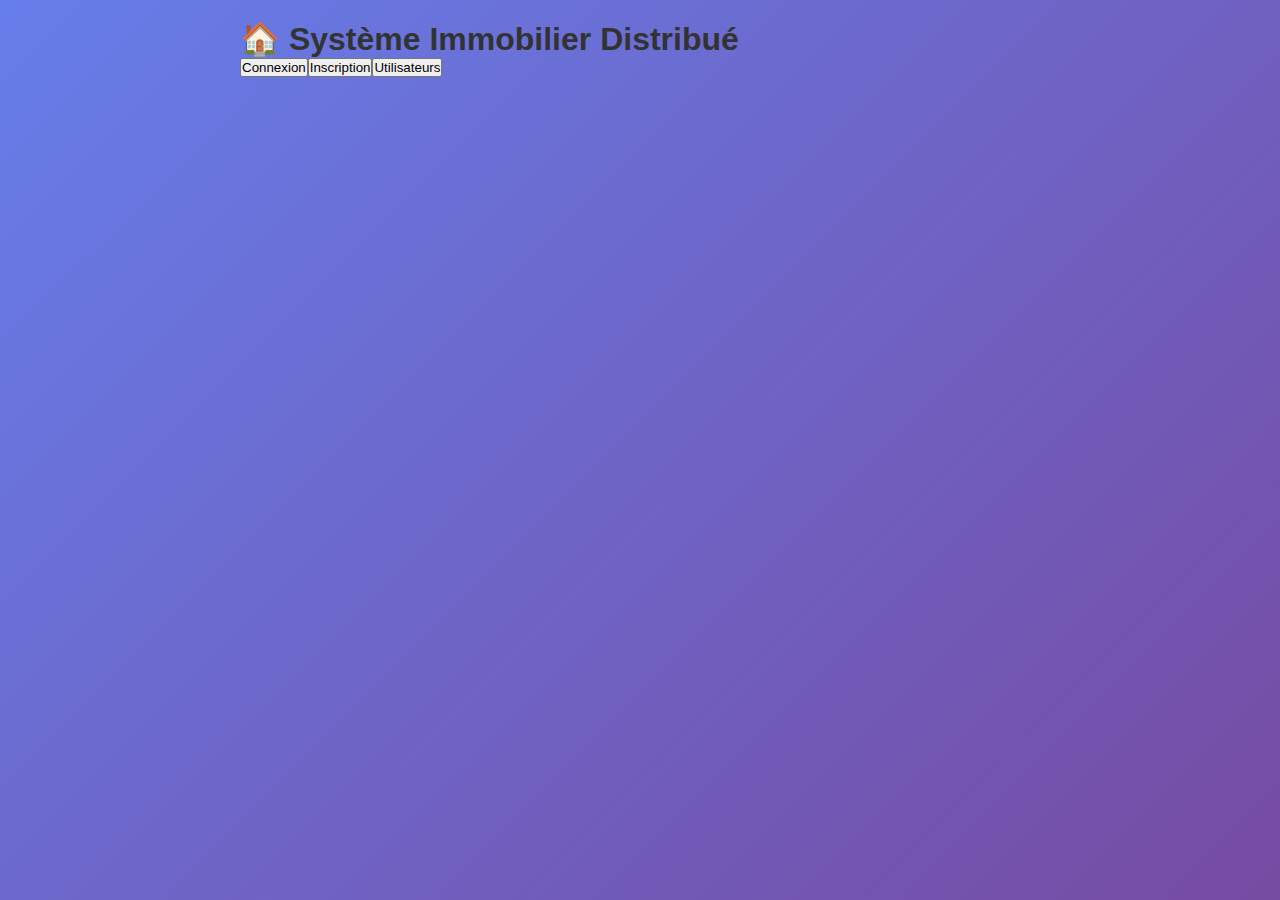
<file: rest-server/src/main/webapp/index.html>
<!DOCTYPE html>
<html lang="fr">
<head>
    <meta charset="UTF-8">
    <title>Système Immobilier Distribué</title>
    <link rel="stylesheet" href="style.css">
</head>
<body>
<div class="container">
    <h1>🏠 Système Immobilier Distribué</h1>

    <div id="currentUser" style="display:none;">
        Connecté : <span id="userName"></span> (<span id="userRole"></span>)
        <button onclick="logout()">Déconnexion</button>
    </div>

    <div class="tabs">
        <button onclick="showTab('login')">Connexion</button>
        <button onclick="showTab('register')">Inscription</button>
        <button onclick="showTab('users')">Utilisateurs</button>
    </div>

    <!-- Connexion -->
    <div id="login-tab" class="tab-content">
        <h2>Connexion</h2>
        <div id="login-message"></div>
        <input type="email" id="login-email" placeholder="Email">
        <input type="password" id="login-password" placeholder="Mot de passe">
        <button onclick="login()">Se connecter</button>
    </div>

    <!-- Inscription -->
    <div id="register-tab" class="tab-content" style="display:none;">
        <h2>Inscription</h2>
        <div id="register-message"></div>
        <input type="text" id="register-nom" placeholder="Nom complet">
        <input type="email" id="register-email" placeholder="Email">
        <input type="password" id="register-password" placeholder="Mot de passe">
        <select id="register-role">
            <option value="acheteur">Acheteur</option>
            <option value="agent">Agent</option>
        </select>
        <button onclick="register()">S'inscrire</button>
    </div>

    <!-- Liste utilisateurs -->
    <div id="users-tab" class="tab-content" style="display:none;">
        <h2>Liste des utilisateurs</h2>
        <button onclick="loadUsers()">🔄 Actualiser</button>
        <div id="users-list"></div>
    </div>
</div>
<script src="script.js"></script>
</body>
</html>
</file>
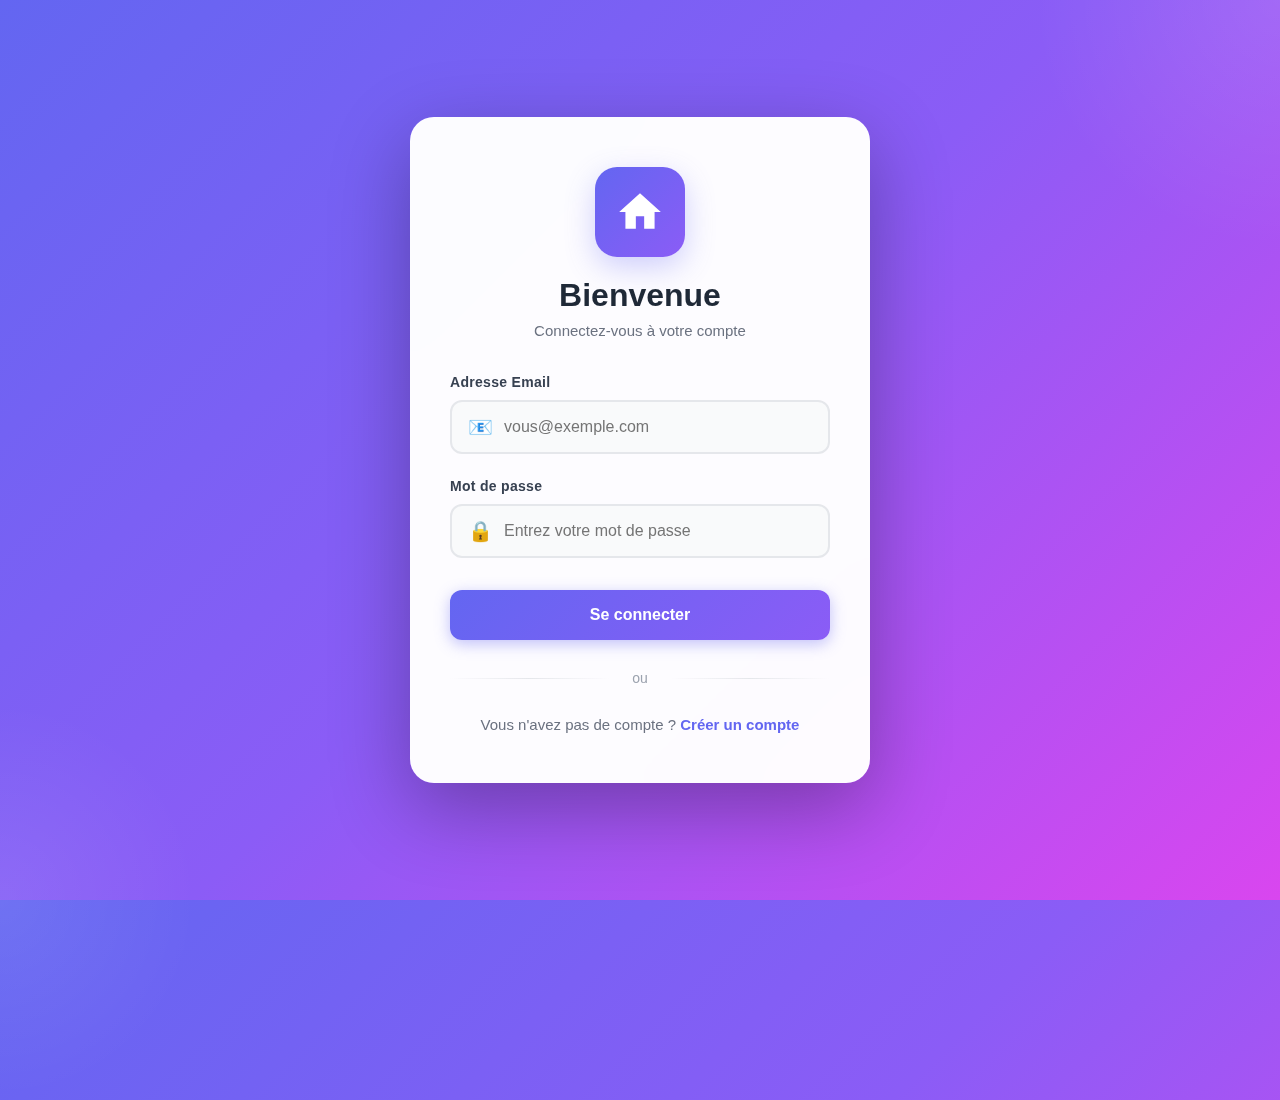
<file: rest-server/src/main/webapp/biens.html>
<!DOCTYPE html>
<html lang="fr">
<head>
    <meta charset="UTF-8">
    <meta name="viewport" content="width=device-width, initial-scale=1.0">
    <title>Biens Immobiliers</title>
    <style>
        * { margin: 0; padding: 0; box-sizing: border-box; }
        body {
            font-family: 'Inter', -apple-system, BlinkMacSystemFont, 'Segoe UI', Roboto, sans-serif;
            background: linear-gradient(135deg, #f5f7fa 0%, #c3cfe2 100%);
            min-height: 100vh;
            padding: 20px;
        }
        .navbar {
            background: white;
            padding: 20px 30px;
            border-radius: 16px;
            margin-bottom: 30px;
            box-shadow: 0 4px 20px rgba(0, 0, 0, 0.08);
            display: flex;
            justify-content: space-between;
            align-items: center;
            flex-wrap: wrap;
            gap: 15px;
        }
        .navbar-brand {
            display: flex;
            align-items: center;
            gap: 12px;
            font-size: 24px;
            font-weight: 700;
            color: #1f2937;
        }
        .user-info { display: flex; align-items: center; gap: 15px; }
        .user-badge {
            background: linear-gradient(135deg, #6366f1, #8b5cf6);
            color: white;
            padding: 10px 20px;
            border-radius: 25px;
            font-weight: 600;
            font-size: 14px;
        }
        .btn {
            padding: 10px 20px;
            border: none;
            border-radius: 10px;
            cursor: pointer;
            font-weight: 600;
            font-size: 14px;
            transition: all 0.3s;
        }
        .btn-logout {
            background: #ef4444;
            color: white;
        }
        .btn-logout:hover {
            transform: translateY(-2px);
            box-shadow: 0 6px 20px rgba(239, 68, 68, 0.4);
        }
        .container { max-width: 1400px; margin: 0 auto; }
        .add-section {
            background: white;
            padding: 30px;
            border-radius: 16px;
            margin-bottom: 30px;
            box-shadow: 0 4px 20px rgba(0, 0, 0, 0.08);
        }
        .form-grid {
            display: grid;
            grid-template-columns: repeat(auto-fit, minmax(280px, 1fr));
            gap: 15px;
            margin-bottom: 15px;
        }
        input, textarea {
            width: 100%;
            padding: 14px;
            border: 2px solid #e5e7eb;
            border-radius: 10px;
            font-size: 15px;
            transition: all 0.3s;
            font-family: inherit;
        }
        input:focus, textarea:focus {
            outline: none;
            border-color: #6366f1;
            box-shadow: 0 0 0 4px rgba(99, 102, 241, 0.1);
        }
        textarea { resize: vertical; min-height: 100px; grid-column: 1 / -1; }
        .btn-primary {
            background: linear-gradient(135deg, #6366f1, #8b5cf6);
            color: white;
            width: 100%;
            padding: 15px;
            font-size: 16px;
        }
        .btn-primary:hover { transform: translateY(-2px); }
        .biens-grid {
            display: grid;
            grid-template-columns: repeat(auto-fill, minmax(340px, 1fr));
            gap: 25px;
            margin-bottom: 30px;
        }
        .bien-card {
            background: white;
            border-radius: 16px;
            overflow: hidden;
            box-shadow: 0 4px 20px rgba(0, 0, 0, 0.08);
            transition: all 0.3s;
        }
        .bien-card:hover {
            transform: translateY(-8px);
            box-shadow: 0 12px 40px rgba(0, 0, 0, 0.15);
        }
        .bien-image {
            height: 180px;
            background: linear-gradient(135deg, #667eea 0%, #764ba2 100%);
            display: flex;
            align-items: center;
            justify-content: center;
            font-size: 64px;
            position: relative;
        }
        .bien-badge {
            position: absolute;
            top: 15px;
            right: 15px;
            padding: 8px 16px;
            border-radius: 20px;
            font-size: 12px;
            font-weight: 700;
        }
        .badge-disponible { background: rgba(16, 185, 129, 0.9); color: white; }
        .badge-vendu { background: rgba(239, 68, 68, 0.9); color: white; }
        .bien-body { padding: 25px; }
        .bien-title {
            font-size: 20px;
            font-weight: 700;
            color: #1f2937;
            margin-bottom: 10px;
        }
        .bien-price {
            font-size: 28px;
            font-weight: 800;
            background: linear-gradient(135deg, #6366f1, #8b5cf6);
            -webkit-background-clip: text;
            -webkit-text-fill-color: transparent;
            margin-bottom: 15px;
        }
        .bien-description {
            color: #6b7280;
            line-height: 1.6;
            margin-bottom: 20px;
            min-height: 60px;
        }
        .btn-acheter {
            background: linear-gradient(135deg, #10b981, #059669);
            color: white;
            width: 100%;
            padding: 14px;
            font-size: 15px;
        }
        .btn-acheter:hover { transform: translateY(-2px); }
        .notifications {
            background: white;
            padding: 30px;
            border-radius: 16px;
            box-shadow: 0 4px 20px rgba(0, 0, 0, 0.08);
        }
        .notification-item {
            background: linear-gradient(135deg, rgba(99, 102, 241, 0.05), rgba(139, 92, 246, 0.05));
            padding: 16px 20px;
            border-radius: 12px;
            margin-bottom: 12px;
            border-left: 4px solid #6366f1;
            color: #374151;
            font-size: 14px;
        }
        .loading {
            display: flex;
            align-items: center;
            justify-content: center;
            padding: 60px;
            font-size: 18px;
            color: #6b7280;
        }
        .spinner {
            width: 40px;
            height: 40px;
            border: 4px solid #e5e7eb;
            border-top-color: #6366f1;
            border-radius: 50%;
            animation: spin 1s linear infinite;
            margin-right: 15px;
        }
        @keyframes spin { to { transform: rotate(360deg); } }
    </style>
</head>
<body>
<div class="container">
    <nav class="navbar">
        <div class="navbar-brand">
            <span>🏠</span>
            <span>Système Immobilier</span>
        </div>
        <div class="user-info">
            <div class="user-badge">
                <span id="userName"></span> • <span id="userRole"></span>
            </div>
            <button class="btn btn-logout" onclick="logout()">Déconnexion</button>
        </div>
    </nav>

    <div id="agent-add" style="display:none;" class="add-section">
        <h2>➕ Ajouter un nouveau bien</h2>
        <div class="form-grid">
            <input type="text" id="bien-titre" placeholder="Titre du bien" required>
            <input type="number" id="bien-prix" placeholder="Prix (€)" step="0.01" required>
            <textarea id="bien-description" placeholder="Description détaillée"></textarea>
        </div>
        <button class="btn btn-primary" onclick="addBien()">Publier le bien</button>
    </div>

    <h2 style="color: #1f2937; font-size: 26px; margin-bottom: 25px;">📋 Biens disponibles</h2>
    <div id="biens-list" class="loading">
        <div class="spinner"></div>
        Chargement des biens...
    </div>

    <div class="notifications">
        <h2 style="color: #1f2937; font-size: 22px; margin-bottom: 20px;">🔔 Notifications</h2>
        <div id="notifications">
            <p style="color:#9ca3af;">Aucune notification</p>
        </div>
    </div>
</div>

<script>
    const API_BASE = "http://localhost:8080";
    let currentUser = null;

    document.addEventListener("DOMContentLoaded", init);

    function init() {
        const userStr = localStorage.getItem('currentUser');
        if (!userStr) {
            alert('⚠️ Veuillez vous connecter');
            window.location.href = 'login.html';
            return;
        }

        try {
            currentUser = JSON.parse(userStr);
            console.log('👤 Utilisateur:', currentUser);

            document.getElementById('userName').textContent = currentUser.nom;
            document.getElementById('userRole').textContent = currentUser.role;

            if (currentUser.role === 'agent') {
                document.getElementById('agent-add').style.display = 'block';
            }

            loadBiens();
            listenNotifications();
        } catch (e) {
            console.error('❌ Erreur:', e);
            localStorage.removeItem('currentUser');
            window.location.href = 'login.html';
        }
    }

    function logout() {
        if (confirm('Déconnexion ?')) {
            localStorage.removeItem('currentUser');
            window.location.href = 'login.html';
        }
    }

    async function loadBiens() {
        const container = document.getElementById('biens-list');
        try {
            console.log('📥 Chargement biens...');
            const response = await fetch(`${API_BASE}/biens`);

            if (!response.ok) throw new Error(`HTTP ${response.status}`);

            const biens = await response.json();
            console.log('✅ Biens:', biens.length);

            if (biens.length === 0) {
                container.innerHTML = '<p style="text-align:center;color:#6b7280;">Aucun bien</p>';
                return;
            }

            container.innerHTML = '';
            container.className = 'biens-grid';

            biens.forEach(bien => {
                const card = createBienCard(bien);
                container.appendChild(card);
            });
        } catch (error) {
            console.error('❌ Erreur:', error);
            container.innerHTML = `
                <div style="text-align:center;padding:60px;">
                    <h3 style="color:#374151;">Erreur de chargement</h3>
                    <p style="color:#6b7280;margin:10px 0;">Vérifiez que le serveur est démarré</p>
                    <button class="btn btn-primary" onclick="loadBiens()" style="max-width:300px;">
                        Réessayer
                    </button>
                </div>
            `;
        }
    }

    function createBienCard(bien) {
        const card = document.createElement('div');
        card.className = 'bien-card';

        const disponible = bien.disponible;
        const badgeClass = disponible ? 'badge-disponible' : 'badge-vendu';
        const badgeText = disponible ? '✓ Disponible' : '✗ Vendu';
        const icons = ['🏠', '🏡', '🏢', '🏘️', '🏰'];
        const randomIcon = icons[Math.floor(Math.random() * icons.length)];

        card.innerHTML = `
            <div class="bien-image">
                ${randomIcon}
                <div class="bien-badge ${badgeClass}">${badgeText}</div>
            </div>
            <div class="bien-body">
                <h3 class="bien-title">${bien.titre}</h3>
                <div class="bien-price">${parseFloat(bien.prix).toFixed(2)} €</div>
                <p class="bien-description">${bien.description || 'Pas de description'}</p>
                ${disponible && currentUser.role === 'acheteur' ?
                    `<button class="btn btn-acheter" onclick="acheterBien(${bien.id})">
                        🛒 Acheter ce bien
                    </button>` : ''}
            </div>
        `;
        return card;
    }

    async function addBien() {
        const titre = document.getElementById('bien-titre').value.trim();
        const prix = parseFloat(document.getElementById('bien-prix').value);
        const description = document.getElementById('bien-description').value.trim();

        if (!titre || !prix || prix <= 0) {
            alert('⚠️ Titre et prix requis');
            return;
        }

        try {
            const response = await fetch(`${API_BASE}/biens`, {
                method: 'POST',
                headers: { 'Content-Type': 'application/json' },
                body: JSON.stringify({
                    titre, prix, description,
                    agentId: currentUser.id,
                    disponible: true
                })
            });

            if (response.ok) {
                alert('✅ Bien ajouté !');
                document.getElementById('bien-titre').value = '';
                document.getElementById('bien-prix').value = '';
                document.getElementById('bien-description').value = '';
                loadBiens();
            } else {
                alert('❌ Erreur ajout');
            }
        } catch (error) {
            console.error('❌ Erreur:', error);
            alert('❌ Connexion serveur impossible');
        }
    }

    async function acheterBien(bienId) {
        if (!confirm('Acheter ce bien ?')) return;

        try {
            console.log('🛒 Achat:', bienId);
            const response = await fetch(`${API_BASE}/acheterBien`, {
                method: 'POST',
                headers: { 'Content-Type': 'application/json' },
                body: JSON.stringify({
                    bienId: parseInt(bienId),
                    acheteurId: parseInt(currentUser.id)
                })
            });

            const data = await response.json();
            console.log('📥 Réponse:', data);

            if (response.ok && data.success) {
                alert(`✅ Achat réussi !\n\nContrat N°${data.contractId}\nMontant: ${data.montant.toFixed(2)} €`);
                loadBiens();
            } else {
                const errorMsg = data.error === 'bien_not_found' ? 'Bien introuvable' :
                               data.error === 'bien_not_available' ? 'Bien plus disponible' :
                               'Erreur inconnue';
                alert('❌ ' + errorMsg);
            }
        } catch (error) {
            console.error('❌ Erreur:', error);
            alert('❌ Connexion serveur impossible');
        }
    }

    async function listenNotifications() {
        setInterval(async () => {
            try {
                const response = await fetch(`${API_BASE}/notifications`);
                if (response.ok) {
                    const notifs = await response.json();
                    const container = document.getElementById('notifications');

                    if (notifs.length === 0) {
                        container.innerHTML = '<p style="color:#9ca3af;">Aucune notification</p>';
                        return;
                    }

                    container.innerHTML = '';
                    notifs.slice(-5).reverse().forEach(notif => {
                        const div = document.createElement('div');
                        div.className = 'notification-item';
                        div.textContent = notif.message;
                        container.appendChild(div);
                    });
                }
            } catch (error) {
                console.error('Erreur notifications:', error);
            }
        }, 3000);
    }
</script>
</body>
</html>
</file>
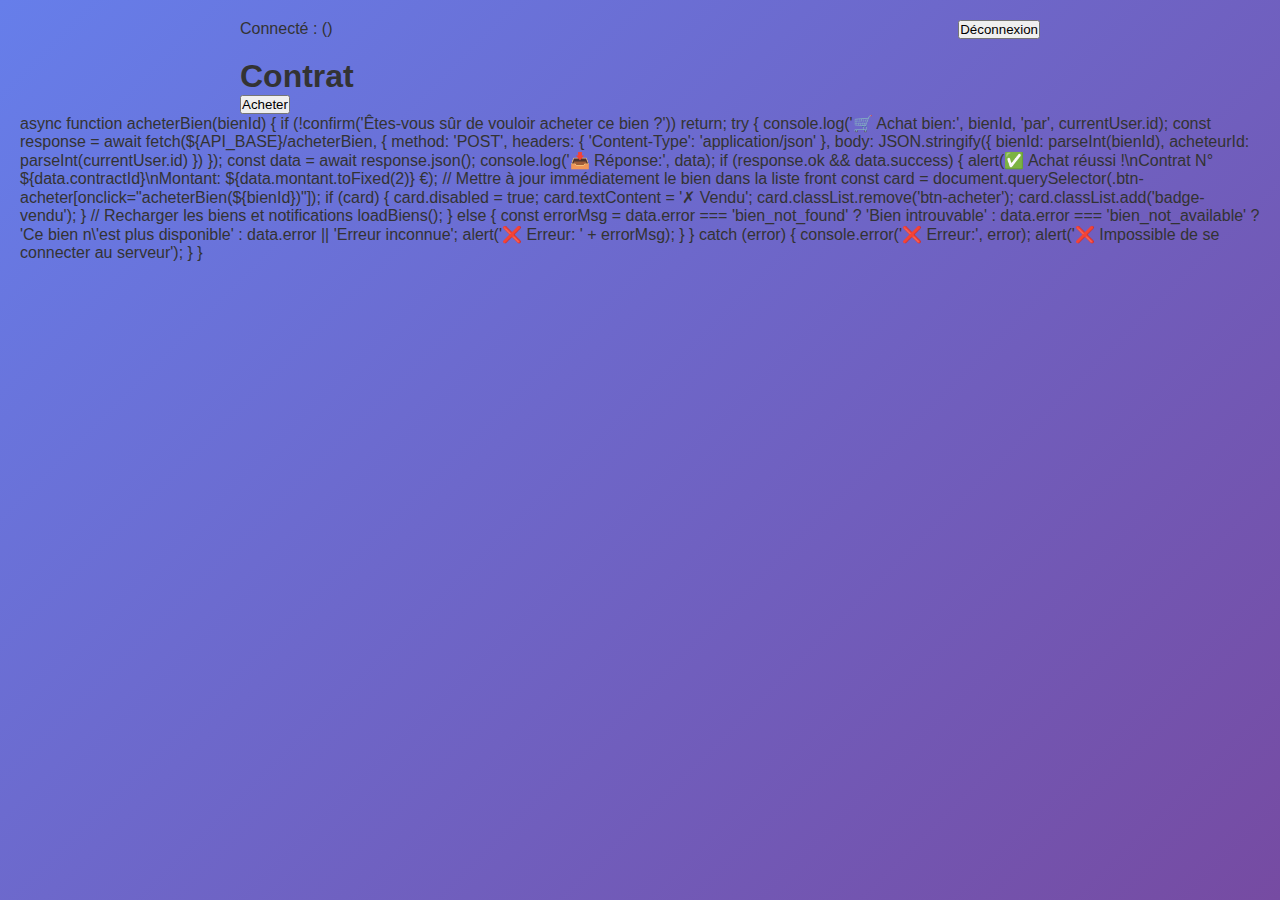
<file: rest-server/src/main/webapp/contrat.html>
<!DOCTYPE html> <html lang="fr"> <head> <meta charset="UTF-8"> <title>Contrat - Immobilier</title> <link rel="stylesheet" href="style.css"> </head> <body> <div class="container"> <div id="currentUser" style="display:none;"> Connecté : <strong id="userName"></strong> (<span id="userRole"></span>) <button onclick="logout()" style="float:right;">Déconnexion</button> </div> <h1>Contrat</h1> <div id="contract-result"></div> <button id="buy-btn">Acheter</button> </div> <script src="shared.js"></script> <script> document.addEventListener("DOMContentLoaded", () => { if(!currentUser) { alert("Connectez-vous"); window.location.href="login.html"; return; } document.getElementById('currentUser').style.display='block'; document.getElementById('userName').textContent=currentUser.nom; document.getElementById('userRole').textContent=currentUser.role; const bienId = localStorage.getItem("selectedBien"); document.getElementById('buy-btn').addEventListener("click", () => acheterBien(bienId)); }); </script> </body> </html>async function acheterBien(bienId) { if (!confirm('Êtes-vous sûr de vouloir acheter ce bien ?')) return; try { console.log('🛒 Achat bien:', bienId, 'par', currentUser.id); const response = await fetch(${API_BASE}/acheterBien, { method: 'POST', headers: { 'Content-Type': 'application/json' }, body: JSON.stringify({ bienId: parseInt(bienId), acheteurId: parseInt(currentUser.id) }) }); const data = await response.json(); console.log('📥 Réponse:', data); if (response.ok && data.success) { alert(✅ Achat réussi !\nContrat N°${data.contractId}\nMontant: ${data.montant.toFixed(2)} €); // Mettre à jour immédiatement le bien dans la liste front const card = document.querySelector(.btn-acheter[onclick="acheterBien(${bienId})"]); if (card) { card.disabled = true; card.textContent = '✗ Vendu'; card.classList.remove('btn-acheter'); card.classList.add('badge-vendu'); } // Recharger les biens et notifications loadBiens(); } else { const errorMsg = data.error === 'bien_not_found' ? 'Bien introuvable' : data.error === 'bien_not_available' ? 'Ce bien n\'est plus disponible' : data.error || 'Erreur inconnue'; alert('❌ Erreur: ' + errorMsg); } } catch (error) { console.error('❌ Erreur:', error); alert('❌ Impossible de se connecter au serveur'); } }
</file>
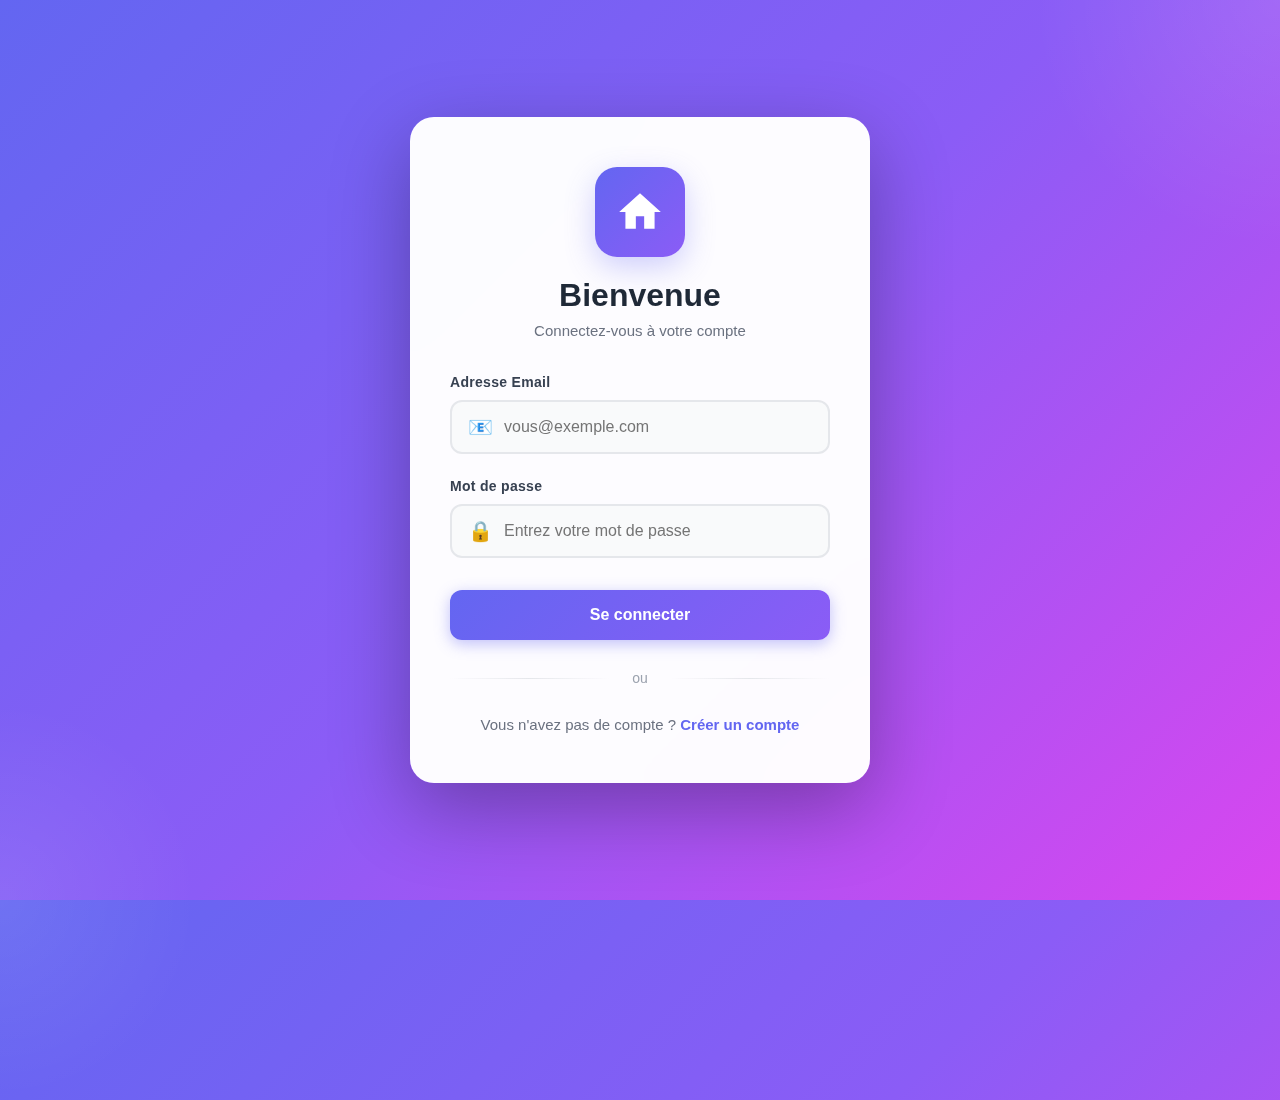
<file: rest-server/src/main/webapp/login.html>
<!DOCTYPE html>
<html lang="fr">
<head>
    <meta charset="UTF-8">
    <meta name="viewport" content="width=device-width, initial-scale=1.0">
    <title>Connexion - Système Immobilier</title>
    <style>
        * {
            margin: 0;
            padding: 0;
            box-sizing: border-box;
        }

        body {
            font-family: 'Inter', -apple-system, BlinkMacSystemFont, 'Segoe UI', Roboto, sans-serif;
            background: linear-gradient(135deg, #6366f1 0%, #8b5cf6 50%, #d946ef 100%);
            min-height: 100vh;
            display: flex;
            align-items: center;
            justify-content: center;
            padding: 20px;
            position: relative;
            overflow: hidden;
        }

        body::before {
            content: '';
            position: absolute;
            width: 500px;
            height: 500px;
            background: radial-gradient(circle, rgba(255,255,255,0.1) 0%, transparent 70%);
            border-radius: 50%;
            top: -250px;
            right: -250px;
            animation: float 6s ease-in-out infinite;
        }

        body::after {
            content: '';
            position: absolute;
            width: 400px;
            height: 400px;
            background: radial-gradient(circle, rgba(255,255,255,0.08) 0%, transparent 70%);
            border-radius: 50%;
            bottom: -200px;
            left: -200px;
            animation: float 8s ease-in-out infinite reverse;
        }

        @keyframes float {
            0%, 100% { transform: translateY(0px) scale(1); }
            50% { transform: translateY(-20px) scale(1.05); }
        }

        .login-container {
            background: rgba(255, 255, 255, 0.98);
            backdrop-filter: blur(20px);
            padding: 50px 40px;
            border-radius: 24px;
            box-shadow: 0 25px 80px rgba(0, 0, 0, 0.3);
            width: 100%;
            max-width: 460px;
            animation: slideUp 0.6s cubic-bezier(0.16, 1, 0.3, 1);
            position: relative;
            z-index: 1;
        }

        @keyframes slideUp {
            from {
                opacity: 0;
                transform: translateY(40px);
            }
            to {
                opacity: 1;
                transform: translateY(0);
            }
        }

        .logo {
            text-align: center;
            margin-bottom: 35px;
        }

        .logo-icon {
            width: 90px;
            height: 90px;
            margin: 0 auto 20px;
            background: linear-gradient(135deg, #6366f1, #8b5cf6);
            border-radius: 22px;
            display: flex;
            align-items: center;
            justify-content: center;
            box-shadow: 0 10px 30px rgba(99, 102, 241, 0.3);
            animation: pulse 2s ease-in-out infinite;
        }

        @keyframes pulse {
            0%, 100% { transform: scale(1); }
            50% { transform: scale(1.05); }
        }

        .logo-icon svg {
            width: 50px;
            height: 50px;
            fill: white;
        }

        h1 {
            color: #1f2937;
            font-size: 32px;
            font-weight: 700;
            margin-bottom: 8px;
        }

        .subtitle {
            color: #6b7280;
            font-size: 15px;
            margin-bottom: 30px;
        }

        .alert {
            padding: 16px 20px;
            border-radius: 12px;
            margin-bottom: 24px;
            animation: slideIn 0.4s ease;
            font-size: 14px;
            font-weight: 500;
        }

        @keyframes slideIn {
            from {
                opacity: 0;
                transform: translateX(-20px);
            }
            to {
                opacity: 1;
                transform: translateX(0);
            }
        }

        .alert-error {
            background: linear-gradient(135deg, #fee2e2 0%, #fecaca 100%);
            color: #dc2626;
            border-left: 4px solid #dc2626;
        }

        .alert-success {
            background: linear-gradient(135deg, #d1fae5 0%, #a7f3d0 100%);
            color: #059669;
            border-left: 4px solid #059669;
        }

        .form-group {
            margin-bottom: 24px;
        }

        label {
            display: block;
            color: #374151;
            margin-bottom: 10px;
            font-weight: 600;
            font-size: 14px;
            letter-spacing: 0.3px;
        }

        .input-wrapper {
            position: relative;
        }

        .input-icon {
            position: absolute;
            left: 18px;
            top: 50%;
            transform: translateY(-50%);
            font-size: 20px;
            pointer-events: none;
            z-index: 1;
        }

        input {
            width: 100%;
            padding: 16px 18px 16px 52px;
            border: 2px solid #e5e7eb;
            border-radius: 12px;
            font-size: 16px;
            transition: all 0.3s cubic-bezier(0.4, 0, 0.2, 1);
            background: #f9fafb;
        }

        input:hover {
            border-color: #d1d5db;
            background: white;
        }

        input:focus {
            outline: none;
            border-color: #6366f1;
            background: white;
            box-shadow: 0 0 0 4px rgba(99, 102, 241, 0.1);
        }

        .btn {
            width: 100%;
            padding: 16px;
            border: none;
            border-radius: 12px;
            font-size: 16px;
            font-weight: 600;
            cursor: pointer;
            transition: all 0.3s cubic-bezier(0.4, 0, 0.2, 1);
            margin-top: 8px;
            position: relative;
            overflow: hidden;
        }

        .btn-primary {
            background: linear-gradient(135deg, #6366f1 0%, #8b5cf6 100%);
            color: white;
            box-shadow: 0 4px 15px rgba(99, 102, 241, 0.4);
        }

        .btn-primary:hover {
            transform: translateY(-2px);
            box-shadow: 0 8px 25px rgba(99, 102, 241, 0.5);
        }

        .btn-primary:active {
            transform: translateY(0);
        }

        .btn-primary::before {
            content: '';
            position: absolute;
            top: 0;
            left: -100%;
            width: 100%;
            height: 100%;
            background: linear-gradient(90deg, transparent, rgba(255,255,255,0.3), transparent);
            transition: left 0.5s;
        }

        .btn-primary:hover::before {
            left: 100%;
        }

        .divider {
            text-align: center;
            margin: 30px 0;
            color: #9ca3af;
            position: relative;
            font-size: 14px;
        }

        .divider::before,
        .divider::after {
            content: '';
            position: absolute;
            top: 50%;
            width: 42%;
            height: 1px;
            background: linear-gradient(to right, transparent, #e5e7eb, transparent);
        }

        .divider::before { left: 0; }
        .divider::after { right: 0; }

        .register-link {
            text-align: center;
            margin-top: 24px;
            color: #6b7280;
            font-size: 15px;
        }

        .register-link a {
            color: #6366f1;
            text-decoration: none;
            font-weight: 600;
            transition: all 0.3s;
            position: relative;
        }

        .register-link a::after {
            content: '';
            position: absolute;
            bottom: -2px;
            left: 0;
            width: 0;
            height: 2px;
            background: #6366f1;
            transition: width 0.3s;
        }

        .register-link a:hover::after {
            width: 100%;
        }

        .loading {
            display: inline-block;
            width: 16px;
            height: 16px;
            border: 2px solid rgba(255,255,255,0.3);
            border-top-color: white;
            border-radius: 50%;
            animation: spin 0.8s linear infinite;
            margin-left: 8px;
            vertical-align: middle;
        }

        @keyframes spin {
            to { transform: rotate(360deg); }
        }

        @media (max-width: 480px) {
            .login-container {
                padding: 40px 30px;
            }
            h1 { font-size: 28px; }
        }
    </style>
</head>
<body>
<div class="login-container">
    <div class="logo">
        <div class="logo-icon">
            <svg viewBox="0 0 24 24">
                <path d="M10 20v-6h4v6h5v-8h3L12 3 2 12h3v8z"/>
            </svg>
        </div>
        <h1>Bienvenue</h1>
        <p class="subtitle">Connectez-vous à votre compte</p>
    </div>

    <div id="login-message"></div>

    <form onsubmit="event.preventDefault(); login();">
        <div class="form-group">
            <label for="login-email">Adresse Email</label>
            <div class="input-wrapper">
                <span class="input-icon">📧</span>
                <input
                        type="email"
                        id="login-email"
                        placeholder="vous@exemple.com"
                        required
                        autocomplete="email"
                >
            </div>
        </div>

        <div class="form-group">
            <label for="login-password">Mot de passe</label>
            <div class="input-wrapper">
                <span class="input-icon">🔒</span>
                <input
                        type="password"
                        id="login-password"
                        placeholder="Entrez votre mot de passe"
                        required
                        autocomplete="current-password"
                >
            </div>
        </div>

        <button type="submit" class="btn btn-primary" id="loginBtn">
            <span id="btnText">Se connecter</span>
        </button>
    </form>

    <div class="divider">ou</div>

    <p class="register-link">
        Vous n'avez pas de compte ?
        <a href="register.html">Créer un compte</a>
    </p>
</div>

<script>
    const API_BASE = "http://localhost:8080";

    function showMessage(msg, type = 'error') {
        const el = document.getElementById('login-message');
        const className = type === 'success' ? 'alert-success' : 'alert-error';
        el.innerHTML = `<div class="alert ${className}">${msg}</div>`;
        setTimeout(() => el.innerHTML = '', 5000);
    }

    function setLoading(isLoading) {
        const btn = document.getElementById('loginBtn');
        const btnText = document.getElementById('btnText');

        if (isLoading) {
            btn.disabled = true;
            btn.style.opacity = '0.7';
            btnText.innerHTML = 'Connexion en cours<span class="loading"></span>';
        } else {
            btn.disabled = false;
            btn.style.opacity = '1';
            btnText.textContent = 'Se connecter';
        }
    }

    async function login() {
        const email = document.getElementById('login-email').value.trim();
        const password = document.getElementById('login-password').value;

        if (!email || !password) {
            showMessage('⚠️ Veuillez remplir tous les champs');
            return;
        }

        setLoading(true);

        try {
            console.log('🔐 Tentative de connexion:', email);

            const response = await fetch(`${API_BASE}/users/login`, {
                method: 'POST',
                headers: {
                    'Content-Type': 'application/json',
                    'Accept': 'application/json'
                },
                body: JSON.stringify({ email, password })
            });

            console.log('📡 Statut réponse:', response.status);

            if (response.ok) {
                const user = await response.json();
                console.log('✅ Utilisateur connecté:', user);

                localStorage.setItem('currentUser', JSON.stringify(user));

                showMessage('✅ Connexion réussie ! Redirection...', 'success');

                setTimeout(() => {
                    window.location.href = 'biens.html';
                }, 1000);
            } else {
                const error = await response.text();
                console.error('❌ Erreur:', error);
                showMessage('❌ Email ou mot de passe incorrect');
            }
        } catch (error) {
            console.error('❌ Erreur réseau:', error);
            showMessage('❌ Impossible de se connecter au serveur. Vérifiez que le serveur est démarré.');
        } finally {
            setLoading(false);
        }
    }

    // Vérifier si déjà connecté
    window.addEventListener('DOMContentLoaded', () => {
        const user = localStorage.getItem('currentUser');
        if (user) {
            console.log('ℹ️ Utilisateur déjà connecté, redirection...');
            window.location.href = 'biens.html';
        }
    });
</script>
</body>
</html>
</file>
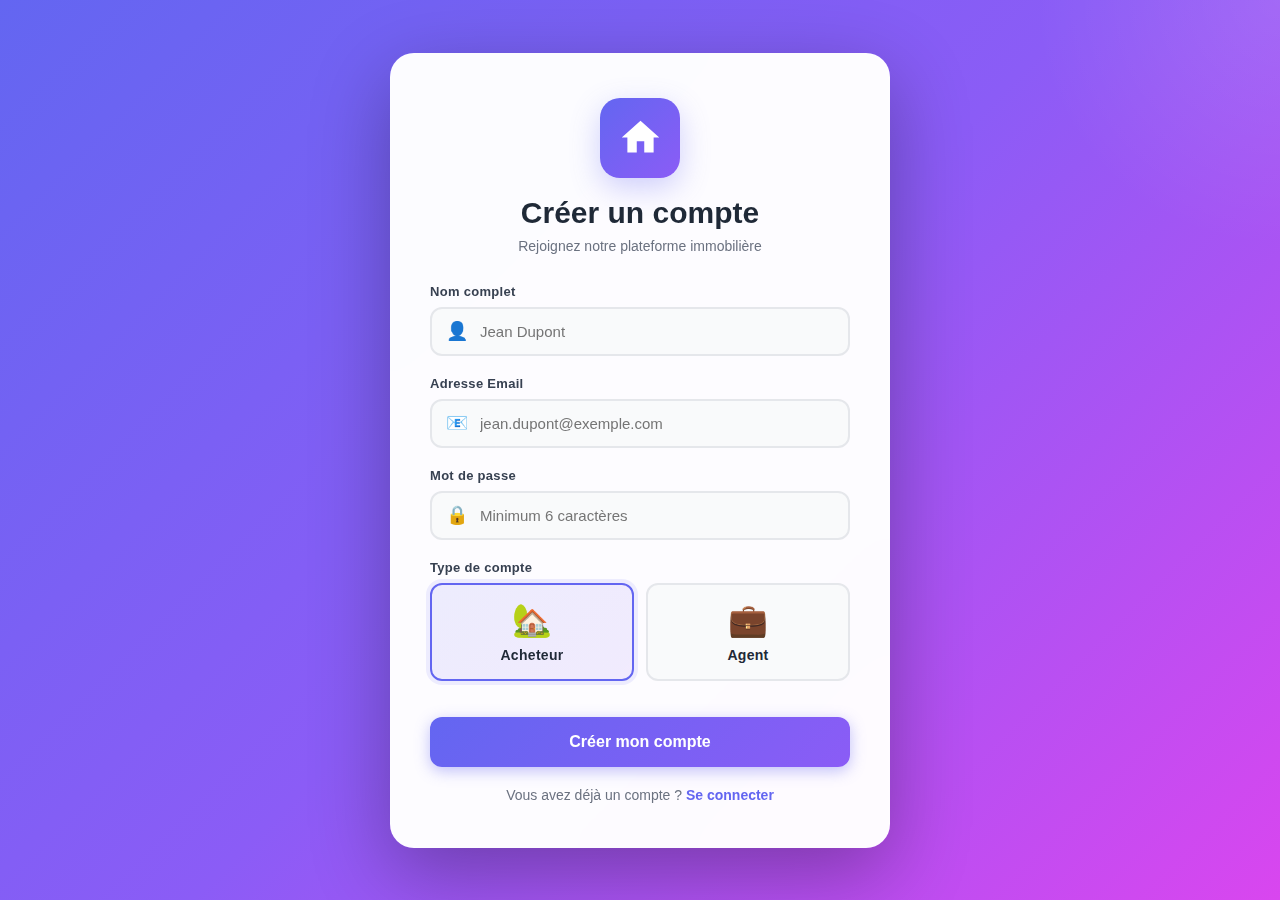
<file: rest-server/src/main/webapp/register.html>
<!DOCTYPE html>
<html lang="fr">
<head>
    <meta charset="UTF-8">
    <meta name="viewport" content="width=device-width, initial-scale=1.0">
    <title>Inscription - Système Immobilier</title>
    <style>
        * {
            margin: 0;
            padding: 0;
            box-sizing: border-box;
        }

        body {
            font-family: 'Inter', -apple-system, BlinkMacSystemFont, 'Segoe UI', Roboto, sans-serif;
            background: linear-gradient(135deg, #6366f1 0%, #8b5cf6 50%, #d946ef 100%);
            min-height: 100vh;
            display: flex;
            align-items: center;
            justify-content: center;
            padding: 20px;
            position: relative;
            overflow: hidden;
        }

        body::before {
            content: '';
            position: absolute;
            width: 500px;
            height: 500px;
            background: radial-gradient(circle, rgba(255,255,255,0.1) 0%, transparent 70%);
            border-radius: 50%;
            top: -250px;
            right: -250px;
            animation: float 6s ease-in-out infinite;
        }

        @keyframes float {
            0%, 100% { transform: translateY(0px); }
            50% { transform: translateY(-20px); }
        }

        .register-container {
            background: rgba(255, 255, 255, 0.98);
            backdrop-filter: blur(20px);
            padding: 45px 40px;
            border-radius: 24px;
            box-shadow: 0 25px 80px rgba(0, 0, 0, 0.3);
            width: 100%;
            max-width: 500px;
            animation: slideUp 0.6s cubic-bezier(0.16, 1, 0.3, 1);
            position: relative;
            z-index: 1;
        }

        @keyframes slideUp {
            from {
                opacity: 0;
                transform: translateY(40px);
            }
            to {
                opacity: 1;
                transform: translateY(0);
            }
        }

        .logo {
            text-align: center;
            margin-bottom: 30px;
        }

        .logo-icon {
            width: 80px;
            height: 80px;
            margin: 0 auto 18px;
            background: linear-gradient(135deg, #6366f1, #8b5cf6);
            border-radius: 20px;
            display: flex;
            align-items: center;
            justify-content: center;
            box-shadow: 0 10px 30px rgba(99, 102, 241, 0.3);
        }

        .logo-icon svg {
            width: 45px;
            height: 45px;
            fill: white;
        }

        h1 {
            color: #1f2937;
            font-size: 30px;
            font-weight: 700;
            margin-bottom: 8px;
        }

        .subtitle {
            color: #6b7280;
            font-size: 14px;
            margin-bottom: 28px;
        }

        .alert {
            padding: 16px 20px;
            border-radius: 12px;
            margin-bottom: 20px;
            animation: slideIn 0.4s ease;
            font-size: 14px;
            font-weight: 500;
        }

        @keyframes slideIn {
            from {
                opacity: 0;
                transform: translateX(-20px);
            }
            to {
                opacity: 1;
                transform: translateX(0);
            }
        }

        .alert-error {
            background: linear-gradient(135deg, #fee2e2 0%, #fecaca 100%);
            color: #dc2626;
            border-left: 4px solid #dc2626;
        }

        .alert-success {
            background: linear-gradient(135deg, #d1fae5 0%, #a7f3d0 100%);
            color: #059669;
            border-left: 4px solid #059669;
        }

        .form-group {
            margin-bottom: 20px;
        }

        label {
            display: block;
            color: #374151;
            margin-bottom: 8px;
            font-weight: 600;
            font-size: 13px;
            letter-spacing: 0.3px;
        }

        .input-wrapper {
            position: relative;
        }

        .input-icon {
            position: absolute;
            left: 16px;
            top: 50%;
            transform: translateY(-50%);
            font-size: 18px;
            pointer-events: none;
            z-index: 1;
        }

        input, select {
            width: 100%;
            padding: 14px 16px 14px 48px;
            border: 2px solid #e5e7eb;
            border-radius: 12px;
            font-size: 15px;
            transition: all 0.3s cubic-bezier(0.4, 0, 0.2, 1);
            background: #f9fafb;
        }

        select {
            padding-left: 48px;
            cursor: pointer;
            appearance: none;
            background-image: url("data:image/svg+xml,%3Csvg xmlns='http://www.w3.org/2000/svg' width='12' height='12' viewBox='0 0 12 12'%3E%3Cpath fill='%236b7280' d='M10.293 3.293L6 7.586 1.707 3.293A1 1 0 00.293 4.707l5 5a1 1 0 001.414 0l5-5a1 1 0 10-1.414-1.414z'/%3E%3C/svg%3E");
            background-repeat: no-repeat;
            background-position: right 16px center;
        }

        input:hover, select:hover {
            border-color: #d1d5db;
            background: white;
        }

        input:focus, select:focus {
            outline: none;
            border-color: #6366f1;
            background: white;
            box-shadow: 0 0 0 4px rgba(99, 102, 241, 0.1);
        }

        .role-selector {
            display: grid;
            grid-template-columns: 1fr 1fr;
            gap: 12px;
            margin-bottom: 20px;
        }

        .role-option {
            position: relative;
        }

        .role-option input[type="radio"] {
            position: absolute;
            opacity: 0;
        }

        .role-label {
            display: block;
            padding: 16px;
            border: 2px solid #e5e7eb;
            border-radius: 12px;
            text-align: center;
            cursor: pointer;
            transition: all 0.3s;
            background: #f9fafb;
        }

        .role-option input[type="radio"]:checked + .role-label {
            border-color: #6366f1;
            background: linear-gradient(135deg, rgba(99, 102, 241, 0.1), rgba(139, 92, 246, 0.1));
            box-shadow: 0 0 0 4px rgba(99, 102, 241, 0.1);
        }

        .role-icon {
            font-size: 32px;
            margin-bottom: 8px;
        }

        .role-title {
            font-weight: 600;
            color: #1f2937;
            font-size: 14px;
        }

        .btn {
            width: 100%;
            padding: 16px;
            border: none;
            border-radius: 12px;
            font-size: 16px;
            font-weight: 600;
            cursor: pointer;
            transition: all 0.3s cubic-bezier(0.4, 0, 0.2, 1);
            margin-top: 8px;
            position: relative;
            overflow: hidden;
        }

        .btn-primary {
            background: linear-gradient(135deg, #6366f1 0%, #8b5cf6 100%);
            color: white;
            box-shadow: 0 4px 15px rgba(99, 102, 241, 0.4);
        }

        .btn-primary:hover {
            transform: translateY(-2px);
            box-shadow: 0 8px 25px rgba(99, 102, 241, 0.5);
        }

        .btn-primary:active {
            transform: translateY(0);
        }

        .login-link {
            text-align: center;
            margin-top: 20px;
            color: #6b7280;
            font-size: 14px;
        }

        .login-link a {
            color: #6366f1;
            text-decoration: none;
            font-weight: 600;
            position: relative;
        }

        .login-link a::after {
            content: '';
            position: absolute;
            bottom: -2px;
            left: 0;
            width: 0;
            height: 2px;
            background: #6366f1;
            transition: width 0.3s;
        }

        .login-link a:hover::after {
            width: 100%;
        }

        .loading {
            display: inline-block;
            width: 16px;
            height: 16px;
            border: 2px solid rgba(255,255,255,0.3);
            border-top-color: white;
            border-radius: 50%;
            animation: spin 0.8s linear infinite;
            margin-left: 8px;
            vertical-align: middle;
        }

        @keyframes spin {
            to { transform: rotate(360deg); }
        }

        @media (max-width: 480px) {
            .register-container {
                padding: 35px 25px;
            }
            h1 { font-size: 26px; }
            .role-selector { grid-template-columns: 1fr; }
        }
    </style>
</head>
<body>
<div class="register-container">
    <div class="logo">
        <div class="logo-icon">
            <svg viewBox="0 0 24 24">
                <path d="M10 20v-6h4v6h5v-8h3L12 3 2 12h3v8z"/>
            </svg>
        </div>
        <h1>Créer un compte</h1>
        <p class="subtitle">Rejoignez notre plateforme immobilière</p>
    </div>

    <div id="register-message"></div>

    <form onsubmit="event.preventDefault(); register();">
        <div class="form-group">
            <label for="register-nom">Nom complet</label>
            <div class="input-wrapper">
                <span class="input-icon">👤</span>
                <input
                        type="text"
                        id="register-nom"
                        placeholder="Jean Dupont"
                        required
                        autocomplete="name"
                >
            </div>
        </div>

        <div class="form-group">
            <label for="register-email">Adresse Email</label>
            <div class="input-wrapper">
                <span class="input-icon">📧</span>
                <input
                        type="email"
                        id="register-email"
                        placeholder="jean.dupont@exemple.com"
                        required
                        autocomplete="email"
                >
            </div>
        </div>

        <div class="form-group">
            <label for="register-password">Mot de passe</label>
            <div class="input-wrapper">
                <span class="input-icon">🔒</span>
                <input
                        type="password"
                        id="register-password"
                        placeholder="Minimum 6 caractères"
                        required
                        minlength="6"
                        autocomplete="new-password"
                >
            </div>
        </div>

        <div class="form-group">
            <label>Type de compte</label>
            <div class="role-selector">
                <div class="role-option">
                    <input type="radio" name="role" value="acheteur" id="role-acheteur" checked>
                    <label for="role-acheteur" class="role-label">
                        <div class="role-icon">🏡</div>
                        <div class="role-title">Acheteur</div>
                    </label>
                </div>
                <div class="role-option">
                    <input type="radio" name="role" value="agent" id="role-agent">
                    <label for="role-agent" class="role-label">
                        <div class="role-icon">💼</div>
                        <div class="role-title">Agent</div>
                    </label>
                </div>
            </div>
        </div>

        <button type="submit" class="btn btn-primary" id="registerBtn">
            <span id="btnText">Créer mon compte</span>
        </button>
    </form>

    <p class="login-link">
        Vous avez déjà un compte ?
        <a href="login.html">Se connecter</a>
    </p>
</div>

<script>
    const API_BASE = "http://localhost:8080";

    function showMessage(msg, type = 'error') {
        const el = document.getElementById('register-message');
        const className = type === 'success' ? 'alert-success' : 'alert-error';
        el.innerHTML = `<div class="alert ${className}">${msg}</div>`;
        setTimeout(() => el.innerHTML = '', 5000);
    }

    function setLoading(isLoading) {
        const btn = document.getElementById('registerBtn');
        const btnText = document.getElementById('btnText');

        if (isLoading) {
            btn.disabled = true;
            btn.style.opacity = '0.7';
            btnText.innerHTML = 'Inscription en cours<span class="loading"></span>';
        } else {
            btn.disabled = false;
            btn.style.opacity = '1';
            btnText.textContent = 'Créer mon compte';
        }
    }

    async function register() {
        const nom = document.getElementById('register-nom').value.trim();
        const email = document.getElementById('register-email').value.trim();
        const password = document.getElementById('register-password').value;
        const role = document.querySelector('input[name="role"]:checked').value;

        if (!nom || !email || !password) {
            showMessage('⚠️ Veuillez remplir tous les champs');
            return;
        }

        if (password.length < 6) {
            showMessage('⚠️ Le mot de passe doit contenir au moins 6 caractères');
            return;
        }

        setLoading(true);

        try {
            console.log('📝 Tentative d\'inscription:', { nom, email, role });

            const response = await fetch(`${API_BASE}/users/register`, {
                method: 'POST',
                headers: {
                    'Content-Type': 'application/json',
                    'Accept': 'application/json'
                },
                body: JSON.stringify({ nom, email, password, role })
            });

            console.log('📡 Statut réponse:', response.status);

            if (response.ok) {
                const user = await response.json();
                console.log('✅ Utilisateur créé:', user);

                showMessage('✅ Compte créé avec succès ! Redirection vers la connexion...', 'success');

                setTimeout(() => {
                    window.location.href = 'login.html';
                }, 2000);
            } else {
                const error = await response.json();
                console.error('❌ Erreur:', error);

                if (error.error === 'exists') {
                    showMessage('❌ Cet email est déjà utilisé');
                } else {
                    showMessage('❌ Erreur lors de la création du compte');
                }
            }
        } catch (error) {
            console.error('❌ Erreur réseau:', error);
            showMessage('❌ Impossible de se connecter au serveur. Vérifiez que le serveur est démarré.');
        } finally {
            setLoading(false);
        }
    }
</script>
</body>
</html>
</file>
<file: rest-server/src/main/webapp/style.css>
* {
    margin: 0;
    padding: 0;
    box-sizing: border-box;
}

body {
    font-family: 'Segoe UI', Tahoma, Geneva, Verdana, sans-serif;
    background: linear-gradient(135deg, #667eea 0%, #764ba2 100%);
    min-height: 100vh;
    padding: 20px;
    color: #333;
}

.container {
    max-width: 800px;
    margin: 0 auto;
}

.header {
    text-align: center;
    color: white;
    margin-bottom: 30px;
}

.header h1 {
    font-size: 2em;
}

.main-content {
    background: white;
    border-radius: 15px;
    padding: 20px;
}

.tabs {
    display: flex;
    margin-bottom: 20px;
}

.tab {
    flex: 1;
    text-align: center;
    padding: 10px;
    cursor: pointer;
    border-bottom: 3px solid transparent;
    font-weight: bold;
}

.tab.active {
    border-bottom-color: #667eea;
    color: #667eea;
}

.tab-content {
    display: none;
}

.tab-content.active {
    display: block;
}

.form-group {
    margin-bottom: 15px;
}

input, select {
    width: 100%;
    padding: 10px;
    border-radius: 5px;
    border: 1px solid #ccc;
}

.btn {
    padding: 10px 20px;
    border: none;
    border-radius: 5px;
    cursor: pointer;
    margin-top: 10px;
}

.btn-primary {
    background: #667eea;
    color: white;
}

.btn-success {
    background: #28a745;
    color: white;
}

#currentUser {
    display: none;
    margin-bottom: 20px;
}

.badge {
    padding: 3px 8px;
    border-radius: 5px;
    color: white;
}

.badge-agent { background: #667eea; }
.badge-acheteur { background: #28a745; }

.alert {
    padding: 10px;
    margin-bottom: 10px;
    border-radius: 5px;
}

.alert-success { background: #d4edda; color: #155724; }
.alert-error { background: #f8d7da; color: #721c24; }
</file>
